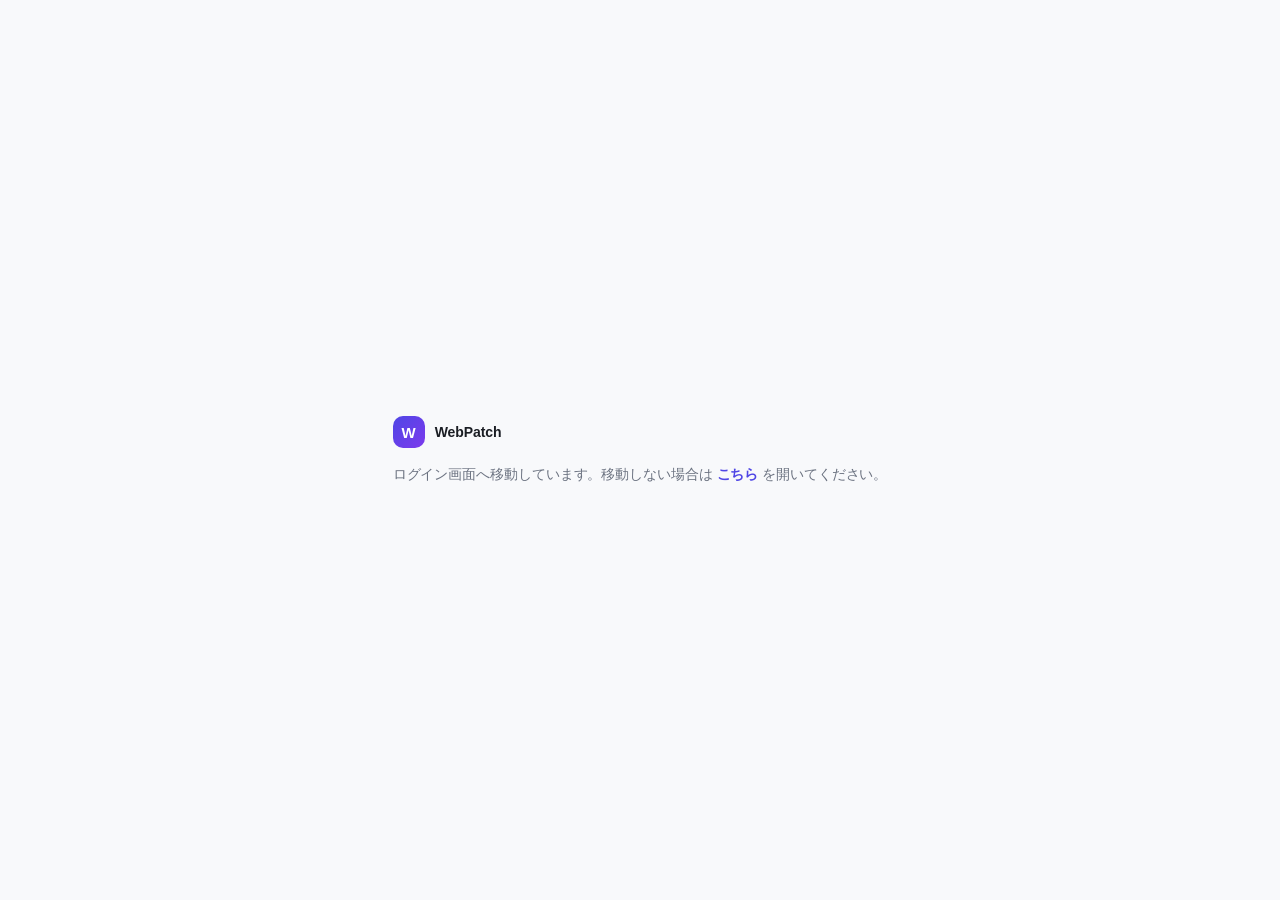
<file: index.html>
<!doctype html>
<html lang="ja">
  <head>
    <meta charset="utf-8">
    <meta name="viewport" content="width=device-width, initial-scale=1">
    <meta http-equiv="refresh" content="0; url=login.php">
    <title>WebPatch</title>
    <link rel="stylesheet" href="styles.css">
  </head>
  <body>
    <main class="redirect-page">
      <a class="brand" href="login.php" aria-label="WebPatch ホーム">
        <span class="brand-mark" aria-hidden="true">W</span>
        <span>WebPatch</span>
      </a>
      <p>ログイン画面へ移動しています。移動しない場合は <a href="login.php">こちら</a> を開いてください。</p>
    </main>
  </body>
</html>
</file>
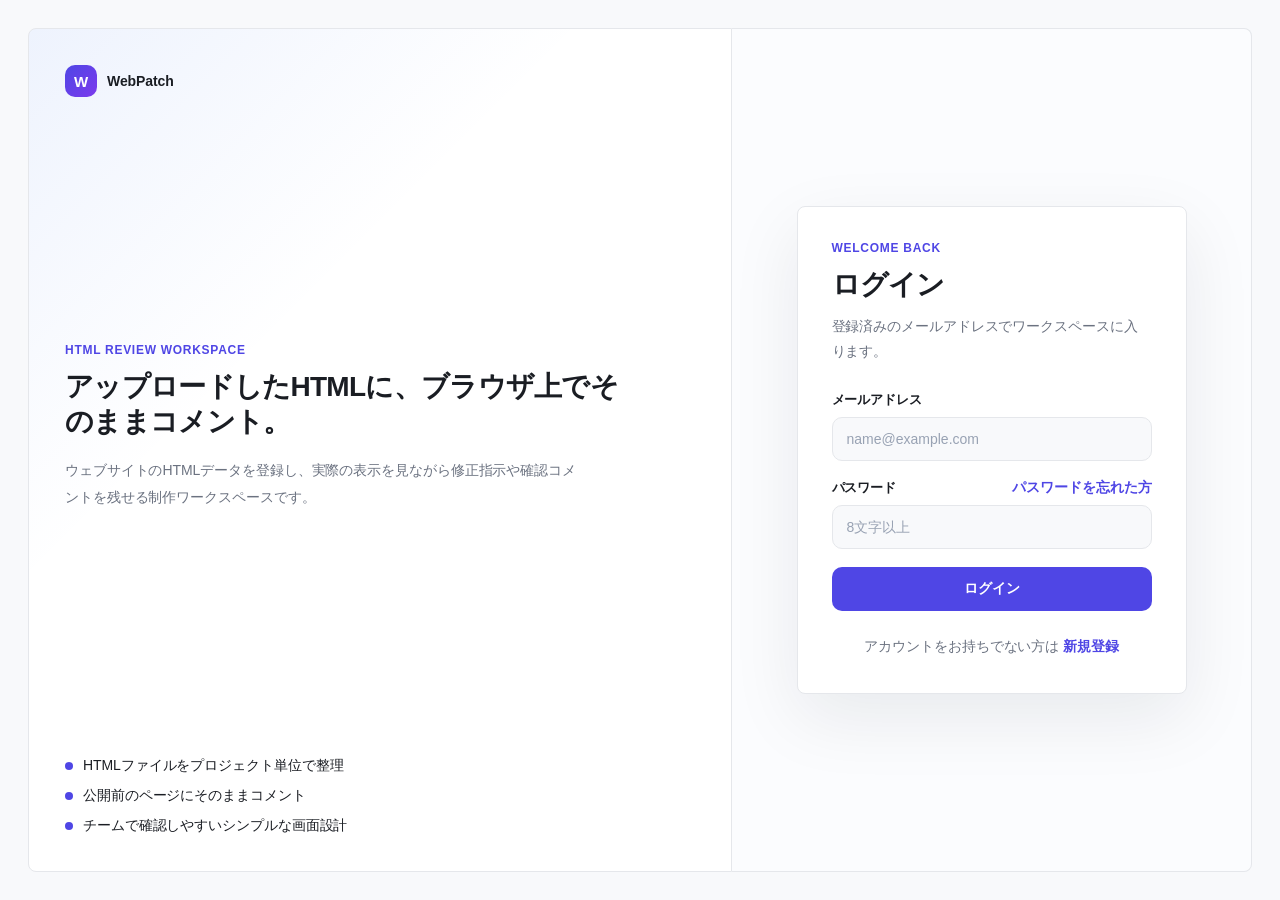
<file: login.html>
<!doctype html>
<html lang="ja">
  <head>
    <meta charset="utf-8">
    <meta name="viewport" content="width=device-width, initial-scale=1">
    <title>ログイン | WebPatch</title>
    <link rel="stylesheet" href="styles.css">
  </head>
  <body>
    <main class="auth-shell">
      <section class="product-panel" aria-labelledby="product-title">
        <a class="brand" href="login.php" aria-label="WebPatch ホーム">
          <span class="brand-mark" aria-hidden="true">W</span>
          <span>WebPatch</span>
        </a>

        <div class="product-copy">
          <p class="eyebrow">HTML review workspace</p>
          <h1 id="product-title">アップロードしたHTMLに、ブラウザ上でそのままコメント。</h1>
          <p class="lead">
            ウェブサイトのHTMLデータを登録し、実際の表示を見ながら修正指示や確認コメントを残せる制作ワークスペースです。
          </p>
        </div>

        <div class="feature-list" aria-label="主な特徴">
          <div class="feature-item">
            <span class="feature-dot" aria-hidden="true"></span>
            <span>HTMLファイルをプロジェクト単位で整理</span>
          </div>
          <div class="feature-item">
            <span class="feature-dot" aria-hidden="true"></span>
            <span>公開前のページにそのままコメント</span>
          </div>
          <div class="feature-item">
            <span class="feature-dot" aria-hidden="true"></span>
            <span>チームで確認しやすいシンプルな画面設計</span>
          </div>
        </div>
      </section>

      <section class="form-panel" aria-labelledby="form-title">
        <div class="form-card">
          <div class="form-header">
            <p class="eyebrow">Welcome back</p>
            <h2 id="form-title">ログイン</h2>
            <p>登録済みのメールアドレスでワークスペースに入ります。</p>
          </div>

          <form class="auth-form" action="login.php" method="post" novalidate>
            <div class="field">
              <label for="email">メールアドレス</label>
              <input id="email" name="email" type="email" autocomplete="email" placeholder="name@example.com" required>
              <p class="field-error" aria-live="polite">有効なメールアドレスを入力してください。</p>
            </div>

            <div class="field">
              <div class="label-row">
                <label for="password">パスワード</label>
                <a href="reset-password.php">パスワードを忘れた方</a>
              </div>
              <input id="password" name="password" type="password" autocomplete="current-password" placeholder="8文字以上" required>
              <p class="field-error" aria-live="polite">パスワードを入力してください。</p>
            </div>

            <button class="primary-button" type="submit">ログイン</button>
          </form>

          <p class="form-switch">
            アカウントをお持ちでない方は <a href="signup.php">新規登録</a>
          </p>
        </div>
      </section>
    </main>
  </body>
</html>
</file>
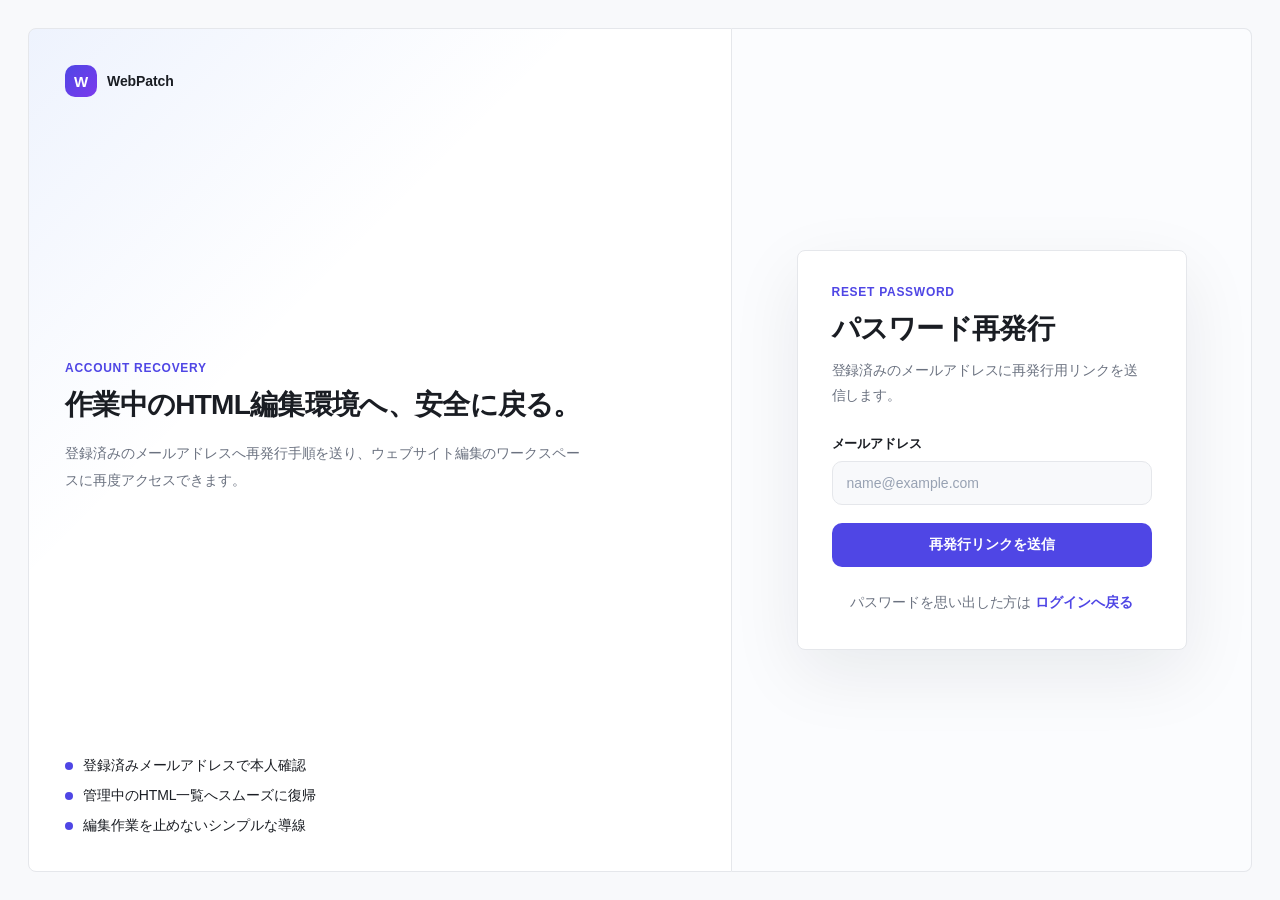
<file: reset-password.html>
<!doctype html>
<html lang="ja">
  <head>
    <meta charset="utf-8">
    <meta name="viewport" content="width=device-width, initial-scale=1">
    <title>パスワード再発行 | WebPatch</title>
    <link rel="stylesheet" href="styles.css">
  </head>
  <body>
    <main class="auth-shell">
      <section class="product-panel" aria-labelledby="product-title">
        <a class="brand" href="login.php" aria-label="WebPatch ホーム">
          <span class="brand-mark" aria-hidden="true">W</span>
          <span>WebPatch</span>
        </a>

        <div class="product-copy">
          <p class="eyebrow">Account recovery</p>
          <h1 id="product-title">作業中のHTML編集環境へ、安全に戻る。</h1>
          <p class="lead">
            登録済みのメールアドレスへ再発行手順を送り、ウェブサイト編集のワークスペースに再度アクセスできます。
          </p>
        </div>

        <div class="feature-list" aria-label="主な特徴">
          <div class="feature-item">
            <span class="feature-dot" aria-hidden="true"></span>
            <span>登録済みメールアドレスで本人確認</span>
          </div>
          <div class="feature-item">
            <span class="feature-dot" aria-hidden="true"></span>
            <span>管理中のHTML一覧へスムーズに復帰</span>
          </div>
          <div class="feature-item">
            <span class="feature-dot" aria-hidden="true"></span>
            <span>編集作業を止めないシンプルな導線</span>
          </div>
        </div>
      </section>

      <section class="form-panel" aria-labelledby="form-title">
        <div class="form-card">
          <div class="form-header">
            <p class="eyebrow">Reset password</p>
            <h2 id="form-title">パスワード再発行</h2>
            <p>登録済みのメールアドレスに再発行用リンクを送信します。</p>
          </div>

          <form class="auth-form" action="reset-password.php" method="post" novalidate>
            <div class="field">
              <label for="email">メールアドレス</label>
              <input id="email" name="email" type="email" autocomplete="email" placeholder="name@example.com" required>
              <p class="field-error" aria-live="polite">有効なメールアドレスを入力してください。</p>
            </div>

            <button class="primary-button" type="submit">再発行リンクを送信</button>
          </form>

          <p class="form-switch">
            パスワードを思い出した方は <a href="login.php">ログインへ戻る</a>
          </p>
        </div>
      </section>
    </main>
  </body>
</html>
</file>
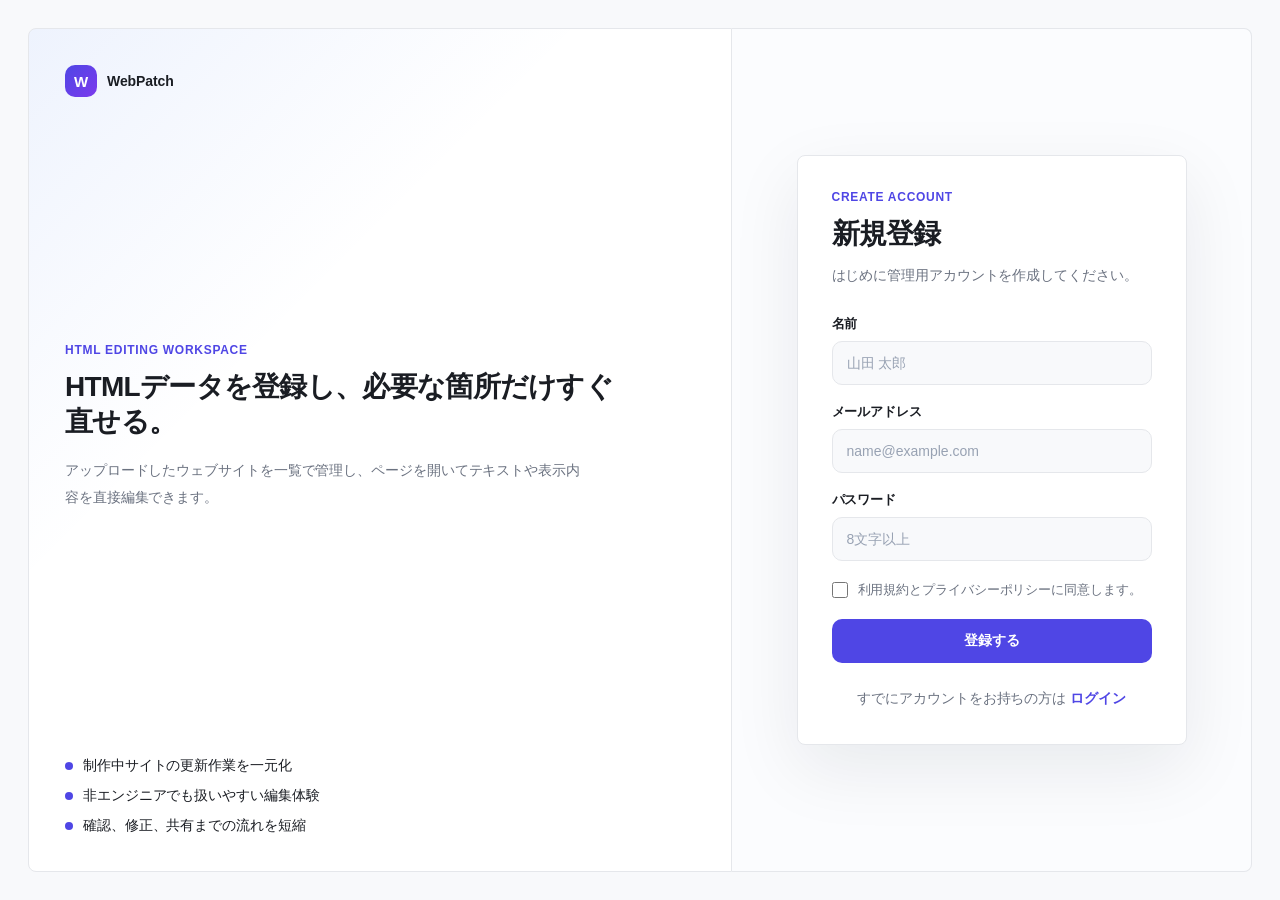
<file: signup.html>
<!doctype html>
<html lang="ja">
  <head>
    <meta charset="utf-8">
    <meta name="viewport" content="width=device-width, initial-scale=1">
    <title>新規登録 | WebPatch</title>
    <link rel="stylesheet" href="styles.css">
  </head>
  <body>
    <main class="auth-shell">
      <section class="product-panel" aria-labelledby="product-title">
        <a class="brand" href="login.php" aria-label="WebPatch ホーム">
          <span class="brand-mark" aria-hidden="true">W</span>
          <span>WebPatch</span>
        </a>

        <div class="product-copy">
          <p class="eyebrow">HTML editing workspace</p>
          <h1 id="product-title">HTMLデータを登録し、必要な箇所だけすぐ直せる。</h1>
          <p class="lead">
            アップロードしたウェブサイトを一覧で管理し、ページを開いてテキストや表示内容を直接編集できます。
          </p>
        </div>

        <div class="feature-list" aria-label="主な特徴">
          <div class="feature-item">
            <span class="feature-dot" aria-hidden="true"></span>
            <span>制作中サイトの更新作業を一元化</span>
          </div>
          <div class="feature-item">
            <span class="feature-dot" aria-hidden="true"></span>
            <span>非エンジニアでも扱いやすい編集体験</span>
          </div>
          <div class="feature-item">
            <span class="feature-dot" aria-hidden="true"></span>
            <span>確認、修正、共有までの流れを短縮</span>
          </div>
        </div>
      </section>

      <section class="form-panel" aria-labelledby="form-title">
        <div class="form-card">
          <div class="form-header">
            <p class="eyebrow">Create account</p>
            <h2 id="form-title">新規登録</h2>
            <p>はじめに管理用アカウントを作成してください。</p>
          </div>

          <form class="auth-form" action="signup.php" method="post" novalidate>
            <div class="field">
              <label for="name">名前</label>
              <input id="name" name="name" type="text" autocomplete="name" placeholder="山田 太郎" required>
              <p class="field-error" aria-live="polite">名前を入力してください。</p>
            </div>

            <div class="field">
              <label for="email">メールアドレス</label>
              <input id="email" name="email" type="email" autocomplete="email" placeholder="name@example.com" required>
              <p class="field-error" aria-live="polite">有効なメールアドレスを入力してください。</p>
            </div>

            <div class="field">
              <label for="password">パスワード</label>
              <input id="password" name="password" type="password" autocomplete="new-password" placeholder="8文字以上" required minlength="8">
              <p class="field-error" aria-live="polite">8文字以上のパスワードを入力してください。</p>
            </div>

            <label class="checkbox-field" for="terms">
              <input id="terms" name="terms" type="checkbox" required>
              <span>利用規約とプライバシーポリシーに同意します。</span>
            </label>

            <button class="primary-button" type="submit">登録する</button>
          </form>

          <p class="form-switch">
            すでにアカウントをお持ちの方は <a href="login.php">ログイン</a>
          </p>
        </div>
      </section>
    </main>
  </body>
</html>
</file>
<file: styles.css>
:root {
  --bg: #f8f9fb;
  --surface: #ffffff;
  --text: #1a1d23;
  --muted: #6b7280;
  --line: #e5e7eb;
  --line-strong: #b8c0cc;
  --accent: #4f46e5;
  --accent-hover: #4338ca;
  --accent-soft: #eef2ff;
  --error: #c2410c;
  --shadow: 0 24px 70px rgba(18, 25, 38, 0.08);
  --shadow-sm: 0 1px 3px rgba(0, 0, 0, 0.04), 0 1px 2px rgba(0, 0, 0, 0.06);
  --shadow-md: 0 4px 16px rgba(0, 0, 0, 0.06), 0 1px 3px rgba(0, 0, 0, 0.04);
  --shadow-lg: 0 10px 40px rgba(0, 0, 0, 0.08), 0 2px 6px rgba(0, 0, 0, 0.04);
  --radius: 12px;
  --radius-lg: 16px;
  --transition: 200ms cubic-bezier(0.4, 0, 0.2, 1);
}

* {
  box-sizing: border-box;
}

html {
  min-height: 100%;
  background: var(--bg);
  color: var(--text);
  font-family: "Inter", -apple-system, BlinkMacSystemFont, "Segoe UI", "Hiragino Sans", "Hiragino Kaku Gothic ProN", sans-serif;
  font-size: 14px;
  font-weight: 400;
  letter-spacing: -0.006em;
  -webkit-font-smoothing: antialiased;
  -moz-osx-font-smoothing: grayscale;
}

body {
  min-height: 100vh;
  margin: 0;
  font-size: 14px;
  font-weight: 400;
}

body.modal-open {
  overflow: hidden;
}

a {
  color: var(--accent);
  font-weight: 600;
  text-decoration: none;
}

a:hover {
  color: var(--accent-hover);
  text-decoration: underline;
}

a:focus-visible,
button:focus-visible,
input:focus-visible {
  outline: 3px solid rgba(37, 99, 235, 0.22);
  outline-offset: 3px;
}

.auth-shell {
  display: grid;
  grid-template-columns: minmax(0, 1fr) minmax(420px, 520px);
  min-height: 100vh;
  padding: 28px;
}

.product-panel,
.form-panel {
  min-width: 0;
}

.product-panel {
  display: flex;
  flex-direction: column;
  justify-content: space-between;
  gap: 48px;
  padding: 36px;
  border: 1px solid var(--line);
  border-radius: 8px 0 0 8px;
  background:
    linear-gradient(135deg, rgba(37, 99, 235, 0.08), transparent 36%),
    var(--surface);
}

.brand {
  display: inline-flex;
  align-items: center;
  width: fit-content;
  gap: 10px;
  color: var(--text);
  font-weight: 600;
}

.brand:hover {
  color: var(--text);
  text-decoration: none;
}

.brand-mark {
  display: grid;
  width: 32px;
  height: 32px;
  place-items: center;
  border-radius: 10px;
  background: linear-gradient(135deg, var(--accent), #7c3aed);
  color: var(--surface);
  font-weight: 700;
  font-size: 15px;
}

.product-copy {
  max-width: 560px;
}

.eyebrow {
  margin: 0 0 12px;
  color: var(--accent);
  font-size: 12px;
  font-weight: 600;
  letter-spacing: 0.06em;
  text-transform: uppercase;
}

h1,
h2 {
  margin: 0;
  color: var(--text);
  font-size: 28px;
  font-weight: 700;
  line-height: 1.25;
  letter-spacing: -0.025em;
}

.lead {
  max-width: 520px;
  margin: 18px 0 0;
  color: var(--muted);
  font-size: 14px;
  font-weight: 400;
  line-height: 1.9;
}

.feature-list {
  display: grid;
  gap: 12px;
  max-width: 520px;
}

.feature-item {
  display: flex;
  align-items: center;
  gap: 10px;
  color: var(--text);
  font-size: 14px;
  font-weight: 400;
}

.feature-dot {
  width: 8px;
  height: 8px;
  flex: 0 0 auto;
  border-radius: 50%;
  background: var(--accent);
}

.form-panel {
  display: grid;
  place-items: center;
  padding: 36px;
  border: 1px solid var(--line);
  border-left: 0;
  border-radius: 0 8px 8px 0;
  background: #fbfcfe;
}

.form-card {
  width: 100%;
  max-width: 390px;
  padding: 34px;
  border: 1px solid var(--line);
  border-radius: 8px;
  background: var(--surface);
  box-shadow: var(--shadow);
}

.form-header {
  margin-bottom: 28px;
}

.form-header p:not(.eyebrow) {
  margin: 12px 0 0;
  color: var(--muted);
  font-size: 14px;
  font-weight: 400;
  line-height: 1.75;
}

.auth-form {
  display: grid;
  gap: 18px;
}

.field {
  display: grid;
  gap: 8px;
}

.field-hint {
  color: var(--muted);
  font-size: 12px;
  font-weight: 400;
  line-height: 1.5;
}

label,
.label-row {
  color: var(--text);
  font-size: 13px;
  font-weight: 600;
}

.label-row {
  display: flex;
  align-items: center;
  justify-content: space-between;
  gap: 14px;
}

.label-row a {
  flex: 0 0 auto;
  font-size: 14px;
}

input[type="email"],
input[type="password"],
input[type="text"],
input[type="file"],
input[type="url"],
select,
textarea {
  width: 100%;
  min-height: 44px;
  border: 1px solid var(--line);
  border-radius: 10px;
  background: var(--bg);
  color: var(--text);
  font: inherit;
  font-size: 14px;
  font-weight: 400;
  padding: 0 14px;
  transition: all var(--transition);
}

input[type="email"]:focus,
input[type="password"]:focus,
input[type="text"]:focus,
input[type="url"]:focus,
select:focus,
textarea:focus {
  background: var(--surface);
}

textarea {
  min-height: 88px;
  padding-top: 11px;
  resize: vertical;
}

input::placeholder {
  color: #98a2b3;
  font-weight: 400;
}

input:hover,
select:hover,
textarea:hover {
  border-color: var(--line-strong);
}

input:focus,
select:focus,
textarea:focus {
  border-color: var(--accent);
  box-shadow: 0 0 0 4px rgba(37, 99, 235, 0.08);
}

.field-error {
  display: none;
  margin: 0;
  color: var(--error);
  font-size: 14px;
  font-weight: 400;
  line-height: 1.5;
}

.field.is-error input,
.auth-form.was-validated input:invalid {
  border-color: var(--error);
}

.field.is-error .field-error,
.auth-form.was-validated input:invalid + .field-error {
  display: block;
}

.checkbox-field {
  display: flex;
  align-items: flex-start;
  gap: 10px;
  color: var(--muted);
  font-weight: 400;
  line-height: 1.65;
}

.checkbox-field input {
  width: 16px;
  height: 16px;
  margin: 3px 0 0;
  accent-color: var(--accent);
}

.primary-button {
  display: inline-flex;
  align-items: center;
  justify-content: center;
  min-height: 44px;
  width: 100%;
  border: 0;
  border-radius: 10px;
  background: var(--accent);
  color: var(--surface);
  cursor: pointer;
  font: inherit;
  font-size: 14px;
  font-weight: 600;
  padding: 0 20px;
  transition: all var(--transition);
}

.primary-button:hover {
  background: var(--accent-hover);
  box-shadow: 0 2px 8px rgba(79, 70, 229, 0.25);
}

.primary-button:active {
  transform: translateY(1px);
  box-shadow: none;
}

.secondary-button {
  display: inline-flex;
  align-items: center;
  justify-content: center;
  min-height: 40px;
  width: 100%;
  border: 1px solid var(--accent);
  border-radius: 8px;
  background: var(--accent);
  color: var(--surface);
  cursor: pointer;
  font: inherit;
  font-size: 14px;
  font-weight: 600;
  padding: 0 14px;
}

.secondary-button:hover {
  background: var(--accent-hover);
  border-color: var(--accent-hover);
}

.form-switch {
  margin: 24px 0 0;
  color: var(--muted);
  font-size: 14px;
  font-weight: 400;
  line-height: 1.7;
  text-align: center;
}

.notice {
  margin: 0 0 18px;
  border: 1px solid rgba(79, 70, 229, 0.15);
  border-radius: var(--radius);
  background: var(--accent-soft);
  color: var(--text);
  font-size: 13px;
  font-weight: 400;
  line-height: 1.65;
  padding: 12px 16px;
}

.notice.error {
  border-color: rgba(194, 65, 12, 0.15);
  background: #fff7ed;
  color: var(--error);
}

.notice.success {
  border-color: rgba(79, 70, 229, 0.15);
  background: var(--accent-soft);
}

.toast {
  position: fixed;
  z-index: 30;
  right: 24px;
  bottom: 24px;
  max-width: min(360px, calc(100vw - 40px));
  border: 1px solid var(--line);
  border-radius: var(--radius);
  background: var(--surface);
  box-shadow: var(--shadow-lg);
  color: var(--text);
  font-size: 13px;
  font-weight: 600;
  line-height: 1.6;
  opacity: 0;
  padding: 14px 18px;
  pointer-events: none;
  transform: translateY(10px);
  transition: opacity var(--transition), transform var(--transition);
}

.toast.show,
.toast.visible {
  opacity: 1;
  transform: translateY(0);
}

.toast[data-state="success"],
.toast.success {
  border-color: #bfdbfe;
  color: var(--accent);
}

.toast[data-state="error"],
.toast.error {
  border-color: #fed7aa;
  color: var(--error);
}

.modal-backdrop {
  position: fixed;
  z-index: 20;
  inset: 0;
  display: grid;
  place-items: center;
  background: rgba(18, 25, 38, 0.42);
  padding: 20px;
}

.modal-backdrop[hidden] {
  display: none;
}

.comment-modal-backdrop,
.comment-delete-modal-backdrop,
.page-delete-modal-backdrop,
.project-delete-modal-backdrop,
.note-delete-modal-backdrop,
.project-settings-modal-backdrop,
.share-modal-backdrop,
.upload-modal-backdrop {
  position: fixed;
  z-index: 25;
  inset: 0;
  display: grid;
  place-items: center;
  background: rgba(10, 10, 20, 0.5);
  backdrop-filter: blur(4px);
  -webkit-backdrop-filter: blur(4px);
  padding: 20px;
}

.comment-modal-backdrop[hidden],
.comment-delete-modal-backdrop[hidden],
.page-delete-modal-backdrop[hidden],
.project-delete-modal-backdrop[hidden],
.note-delete-modal-backdrop[hidden],
.project-settings-modal-backdrop[hidden],
.share-modal-backdrop[hidden],
.upload-modal-backdrop[hidden] {
  display: none;
}

.comment-modal,
.project-settings-modal,
.share-modal,
.upload-modal {
  display: grid;
  width: min(520px, 100%);
  max-height: min(720px, calc(100vh - 40px));
  gap: 20px;
  overflow: auto;
  border: 1px solid var(--line);
  border-radius: var(--radius-lg);
  background: var(--surface);
  box-shadow: var(--shadow-lg);
  padding: 28px;
}

.comment-modal-header,
.project-settings-modal-header,
.share-modal-header,
.upload-modal-header {
  display: flex;
  align-items: flex-start;
  justify-content: space-between;
  gap: 16px;
}

.comment-modal-actions {
  display: inline-flex;
  align-items: center;
  flex: 0 0 auto;
  gap: 8px;
}

.comment-resolve-button,
.comment-pending-button {
  min-height: 34px;
  border: 1px solid var(--line);
  border-radius: 8px;
  background: var(--surface);
  color: var(--text);
  cursor: pointer;
  font: inherit;
  font-size: 14px;
  font-weight: 600;
  padding: 0 12px;
}

.comment-resolve-button:hover,
.comment-pending-button:hover {
  border-color: var(--accent);
  color: var(--accent);
}

.comment-resolve-button.resolved {
  border-color: #d8dde7;
  background: #f3f5f8;
  color: #667085;
}

.comment-pending-button.pending {
  border-color: rgba(22, 163, 74, .34);
  background: #ecfdf3;
  color: #15803d;
}

.comment-modal h2,
.comment-modal p,
.project-settings-modal h2,
.project-settings-modal h3,
.project-settings-modal p,
.share-modal h2,
.share-modal p,
.upload-modal h2,
.upload-modal p {
  margin: 0;
}

.comment-modal h2,
.project-settings-modal h2,
.share-modal h2,
.upload-modal h2 {
  font-size: 14px;
  font-weight: 600;
}

.project-settings-modal-header h2 {
  font-size: 18px;
  font-weight: 600;
}

.project-settings-section-title {
  margin-top: 10px;
  font-size: 14px;
  font-weight: 600;
}

.project-settings-danger-zone {
  display: grid;
  grid-template-columns: minmax(0, 1fr) auto;
  align-items: center;
  gap: 16px;
  border-top: 1px solid var(--line);
  padding-top: 18px;
}

.project-settings-danger-zone h3 {
  margin: 0 0 6px;
  color: var(--text);
  font-size: 14px;
  font-weight: 600;
}

.project-settings-danger-zone p {
  margin: 0;
  color: var(--muted);
  font-size: 13px;
  font-weight: 400;
  line-height: 1.55;
}

@media (max-width: 640px) {
  .project-settings-danger-zone {
    grid-template-columns: 1fr;
  }
}

.comment-modal-header p:not(.eyebrow),
.project-settings-modal-header p:not(.eyebrow),
.share-modal-header p:not(.eyebrow),
.upload-modal-header p:not(.eyebrow) {
  margin-top: 6px;
  color: var(--muted);
  font-size: 14px;
  font-weight: 400;
  overflow-wrap: anywhere;
}

.comment-thread {
  display: grid;
  gap: 10px;
}

.project-settings-form {
  display: grid;
  gap: 18px;
}

.project-settings-subsection {
  display: grid;
  gap: 6px;
  border-top: 1px solid var(--line);
  padding-top: 18px;
}

.project-settings-subsection p {
  margin: 0;
  color: var(--muted);
  font-size: 13px;
  font-weight: 400;
  line-height: 1.55;
}

.project-settings-inline-actions {
  display: flex;
  align-items: center;
  gap: 12px;
  flex-wrap: wrap;
}

.project-settings-test-result {
  color: var(--muted);
  font-size: 12px;
  font-weight: 600;
  line-height: 1.6;
}

.project-settings-test-result[data-state="success"] {
  color: #047857;
}

.project-settings-test-result[data-state="error"] {
  color: var(--danger);
}

.project-settings-test-result[data-state="pending"] {
  color: var(--accent);
}

.comment-thread.resolved .comment-message {
  border-color: #d8dde7;
  background: #f3f5f8;
}

.comment-thread.resolved .comment-message p,
.comment-thread.resolved .comment-meta {
  color: #7a8494;
}

.comment-message {
  display: grid;
  gap: 6px;
  border: 1px solid var(--line);
  border-radius: 8px;
  background: #fbfcfe;
  padding: 12px;
}

.comment-message.copyable {
  cursor: copy;
}

.comment-message.copyable:hover {
  border-color: var(--accent);
  background: var(--accent-soft);
}

.comment-message p {
  color: var(--text);
  font-size: 14px;
  font-weight: 400;
  line-height: 1.7;
  overflow-wrap: anywhere;
}

.comment-image-gallery {
  display: grid;
  grid-template-columns: repeat(auto-fill, minmax(96px, 1fr));
  gap: 8px;
}

.comment-image-gallery a {
  display: block;
  overflow: hidden;
  border: 1px solid var(--line);
  border-radius: 8px;
  background: #fff;
  aspect-ratio: 4 / 3;
}

.comment-image-gallery img {
  display: block;
  width: 100%;
  height: 100%;
  object-fit: cover;
}

.comment-meta {
  display: flex;
  align-items: center;
  justify-content: space-between;
  gap: 10px;
  color: var(--muted);
  font-size: 14px;
  font-weight: 600;
}

.comment-meta-main {
  display: inline-flex;
  align-items: baseline;
  min-width: 0;
  gap: 6px;
}

.comment-author {
  color: var(--muted);
  font-size: 13px;
  font-weight: 600;
}

.comment-time {
  color: var(--muted);
  font-size: 11px;
  font-weight: 400;
  line-height: 1;
  white-space: nowrap;
}

.comment-message-actions {
  display: inline-flex;
  align-items: center;
  flex: 0 0 auto;
  gap: 10px;
}

.comment-message-action {
  border: 0;
  background: transparent;
  cursor: pointer;
  font: inherit;
  font-size: 14px;
  font-weight: 600;
  padding: 0;
}

.comment-message-action:hover {
  text-decoration: underline;
}

.comment-message-edit-button {
  color: var(--accent);
}

.comment-delete-button {
  color: var(--error);
}

.comment-reply-form {
  display: grid;
  gap: 12px;
}

.confirm-modal {
  display: grid;
  width: min(420px, 100%);
  gap: 18px;
  border: 1px solid var(--line);
  border-radius: 8px;
  background: var(--surface);
  box-shadow: var(--shadow);
  padding: 22px;
}

.confirm-modal-header {
  display: flex;
  align-items: center;
  justify-content: space-between;
  gap: 16px;
}

.confirm-modal h3,
.confirm-modal p {
  margin: 0;
}

.confirm-modal h3 {
  color: var(--text);
  font-size: 14px;
  font-weight: 600;
}

.confirm-modal p {
  color: var(--muted);
  font-size: 14px;
  font-weight: 400;
  line-height: 1.7;
}

.icon-button {
  display: inline-grid;
  width: 32px;
  height: 32px;
  place-items: center;
  border: 1px solid var(--line);
  border-radius: 8px;
  background: var(--bg);
  color: var(--muted);
  cursor: pointer;
  font: inherit;
  font-size: 18px;
  font-weight: 400;
  line-height: 1;
  transition: all var(--transition);
}

.icon-button:hover {
  border-color: var(--line-strong);
  color: var(--text);
  background: var(--surface);
}

.modal-actions {
  display: grid;
  grid-template-columns: 1fr 1fr;
  gap: 10px;
}

.modal-button {
  display: inline-flex;
  align-items: center;
  justify-content: center;
  min-height: 40px;
  border: 1px solid var(--line);
  border-radius: 8px;
  cursor: pointer;
  font: inherit;
  font-size: 14px;
  font-weight: 600;
  padding: 0 14px;
}

.modal-button.secondary {
  background: var(--surface);
  color: var(--text);
}

.modal-button.primary {
  border-color: var(--accent);
  background: var(--accent);
  color: var(--surface);
}

.modal-button.danger {
  border-color: var(--error);
  background: var(--error);
  color: var(--surface);
}

.modal-button.secondary:hover {
  border-color: var(--line-strong);
}

.modal-button.primary:hover {
  border-color: var(--accent-hover);
  background: var(--accent-hover);
}

.modal-button.danger:hover {
  border-color: var(--error);
  background: #b91c1c;
}

.redirect-page {
  display: grid;
  min-height: 100vh;
  place-content: center;
  gap: 18px;
  padding: 28px;
  text-align: center;
}

.redirect-page p {
  margin: 0;
  color: var(--muted);
  font-size: 14px;
  font-weight: 400;
}

.app-shell {
  min-height: 100vh;
  background: var(--bg);
}

.app-header {
  position: sticky;
  top: 0;
  z-index: 35;
  display: flex;
  align-items: center;
  justify-content: space-between;
  flex-wrap: wrap;
  gap: 20px;
  min-height: 64px;
  border-bottom: 1px solid var(--line);
  background: var(--surface);
  padding: 0 32px;
}

.header-left {
  display: inline-flex;
  align-items: center;
  gap: 24px;
  min-width: 0;
}

.header-nav {
  display: inline-flex;
  align-items: center;
  flex-wrap: wrap;
  gap: 16px;
  margin-left: 4px;
  min-width: 0;
}

.header-nav a {
  color: var(--muted);
  font-size: 13px;
  font-weight: 500;
  transition: color var(--transition);
}

.header-nav a:hover {
  color: var(--text);
  text-decoration: none;
}

.header-nav-mobile {
  display: none;
}

.header-menu {
  display: contents;
}

.header-menu-button {
  display: none;
  width: 38px;
  height: 38px;
  align-items: center;
  justify-content: center;
  border: 1px solid var(--line);
  border-radius: 8px;
  background: var(--surface);
  color: var(--text);
  cursor: pointer;
  padding: 0;
}

.header-menu-button span:first-child,
.header-menu-button::before,
.header-menu-button::after {
  display: block;
  width: 16px;
  height: 2px;
  border-radius: 999px;
  background: currentColor;
  content: "";
}

.header-menu-button {
  gap: 4px;
  flex-direction: column;
}

.header-controls {
  display: inline-flex;
  align-items: center;
  flex-wrap: wrap;
  justify-content: flex-end;
  gap: 10px;
  margin-left: auto;
  min-width: 0;
}

.mode-toggle,
.comment-mode-button,
.member-share-button,
.project-settings-button,
.page-delete-button,
.save-button,
.download-button,
.reset-button {
  display: inline-flex;
  align-items: center;
  justify-content: center;
  min-height: 36px;
  border: 1px solid var(--line);
  border-radius: 8px;
  cursor: pointer;
  font: inherit;
  font-size: 14px;
  font-weight: 600;
  gap: 8px;
  padding: 0 14px;
  text-decoration: none;
}

.mode-toggle,
.comment-mode-button,
.member-share-button,
.project-settings-button,
.page-delete-button {
  background: var(--surface);
  color: var(--muted);
}

.mode-toggle.active,
.mode-toggle:hover,
.comment-mode-button.active,
.comment-mode-button:hover,
.member-share-button:hover,
.project-settings-button:hover {
  border-color: var(--accent);
  background: var(--accent-soft);
  color: var(--accent);
}

.page-delete-button:hover {
  border-color: var(--error);
  background: #fef2f2;
  color: var(--error);
}

.header-button-icon {
  display: block;
  flex: 0 0 auto;
  width: 18px;
  height: 18px;
  color: currentColor;
}

.mode-toggle {
  min-width: 108px;
}

.mode-label {
  white-space: nowrap;
}

.save-button {
  border-color: var(--accent);
  background: var(--accent);
  color: var(--surface);
}

.save-button.icon-only {
  width: 36px;
  padding: 0;
}

.project-settings-button.icon-only {
  width: 36px;
  padding: 0;
}

.page-delete-button.icon-only {
  width: 36px;
  padding: 0;
}

.reset-button {
  background: var(--surface);
  color: var(--text);
}

.download-button {
  background: var(--surface);
  color: var(--accent);
}

.reset-button:hover {
  border-color: var(--line-strong);
}

.download-button:hover {
  border-color: var(--accent);
  background: var(--accent-soft);
  color: var(--accent);
  text-decoration: none;
}

.save-button:disabled,
.reset-button:disabled {
  border-color: var(--line);
  background: #eef1f5;
  color: #98a2b3;
  cursor: not-allowed;
}

.save-status {
  min-width: 84px;
  color: var(--muted);
  font-size: 14px;
  font-weight: 400;
}

.save-status[data-state="success"] {
  color: var(--accent);
}

.save-status[data-state="error"] {
  color: var(--error);
}

.user-menu {
  display: flex;
  align-items: center;
  flex: 0 0 auto;
  gap: 16px;
  color: var(--muted);
  font-size: 13px;
  font-weight: 400;
}

.user-menu form {
  margin: 0;
}

.text-button {
  border: 0;
  background: transparent;
  color: var(--accent);
  cursor: pointer;
  font: inherit;
  font-size: 13px;
  font-weight: 600;
  padding: 0;
  transition: color var(--transition);
}

.text-button:hover {
  color: var(--accent-hover);
  text-decoration: underline;
}

.app-main {
  display: grid;
  gap: 28px;
  width: min(960px, calc(100% - 64px));
  margin: 0 auto;
  padding: 40px 0 64px;
}

.app-main.project-main {
  gap: 0;
  width: 100%;
  margin: 0;
  padding: 0;
}

.project-main > .notice {
  margin: 16px 22px 0;
}

.dashboard-summary {
  display: grid;
  gap: 10px;
}

.dashboard-summary-row {
  display: flex;
  align-items: center;
  justify-content: space-between;
  gap: 32px;
  padding: 32px 36px;
  border-radius: var(--radius-lg);
  background: linear-gradient(135deg, #f0f0ff 0%, #faf5ff 50%, #fef3f2 100%);
  border: 1px solid rgba(79, 70, 229, 0.08);
}

.dashboard-summary .eyebrow {
  margin: 0 0 4px;
}

.dashboard-summary h1 {
  font-size: 24px;
  letter-spacing: -0.02em;
}

.dashboard-summary p {
  max-width: 640px;
  margin: 6px 0 0;
  color: var(--muted);
  font-size: 13px;
  font-weight: 400;
  line-height: 1.7;
}

.summary-action {
  width: auto;
  min-width: 120px;
  flex: 0 0 auto;
  border-radius: 10px;
  box-shadow: 0 1px 3px rgba(79, 70, 229, 0.2), 0 4px 12px rgba(79, 70, 229, 0.12);
  transition: all var(--transition);
}

.summary-action:hover {
  box-shadow: 0 2px 6px rgba(79, 70, 229, 0.25), 0 8px 20px rgba(79, 70, 229, 0.18);
  transform: translateY(-1px);
}

.panel {
  border: 1px solid var(--line);
  border-radius: var(--radius-lg);
  background: var(--surface);
  padding: 28px;
  box-shadow: var(--shadow-sm);
}

.panel h2 {
  font-size: 15px;
  font-weight: 600;
  letter-spacing: -0.01em;
}

.panel-title-row {
  display: flex;
  align-items: center;
  justify-content: space-between;
  gap: 16px;
  margin-bottom: 20px;
}

.panel-title-row span {
  color: var(--muted);
  font-size: 12px;
  font-weight: 500;
  background: var(--bg);
  padding: 4px 10px;
  border-radius: 20px;
}

.upload-form {
  display: grid;
  gap: 18px;
  max-width: 520px;
  margin-top: 12px;
}

.basic-auth-fields {
  display: grid;
  grid-template-columns: minmax(0, 1fr) minmax(0, 1fr);
  gap: 12px;
}

.basic-auth-fields .help-text {
  grid-column: 1 / -1;
}

.url-refresh-panel .basic-auth-fields {
  grid-template-columns: 1fr;
}

.register-tabs {
  display: flex;
  gap: 4px;
  background: var(--bg);
  border-radius: 10px;
  padding: 4px;
}

.register-tab {
  min-height: 36px;
  border: 0;
  border-radius: 8px;
  background: transparent;
  color: var(--muted);
  cursor: pointer;
  font: inherit;
  font-size: 13px;
  font-weight: 600;
  padding: 0 16px;
  flex: 1;
  transition: all var(--transition);
}

.register-tab.active {
  background: var(--surface);
  color: var(--text);
  box-shadow: var(--shadow-sm);
}

.register-tab:hover:not(.active) {
  color: var(--text);
}

.register-panel[hidden] {
  display: none;
}

.settings-grid {
  display: grid;
  grid-template-columns: repeat(2, minmax(0, 1fr));
  gap: 22px;
}

.settings-form {
  display: grid;
  gap: 18px;
  max-width: none;
  margin-top: 0;
}

.settings-description {
  margin: 10px 0 0;
  color: var(--muted);
  font-size: 14px;
  font-weight: 400;
  line-height: 1.7;
}

/* ── Account page ── */

.account-header {
  display: flex;
  align-items: center;
  gap: 20px;
  padding: 28px 32px;
  border-radius: var(--radius-lg);
  background: linear-gradient(135deg, #f0f0ff 0%, #faf5ff 50%, #fef3f2 100%);
  border: 1px solid rgba(79, 70, 229, 0.08);
}

.account-header .eyebrow {
  margin: 0 0 4px;
}

.account-header h1 {
  font-size: 22px;
  letter-spacing: -0.02em;
}

.account-header p:not(.eyebrow) {
  margin: 4px 0 0;
  color: var(--muted);
  font-size: 13px;
  font-weight: 400;
  line-height: 1.6;
}

.account-avatar {
  display: grid;
  place-items: center;
  width: 52px;
  height: 52px;
  flex: 0 0 auto;
  border-radius: 14px;
  background: linear-gradient(135deg, var(--accent), #7c3aed);
  color: #fff;
  font-size: 20px;
  font-weight: 700;
  letter-spacing: 0;
  box-shadow: 0 2px 8px rgba(79, 70, 229, 0.25);
}

.account-layout {
  display: grid;
  gap: 20px;
}

.account-section {
  border: 1px solid var(--line);
  border-radius: var(--radius-lg);
  background: var(--surface);
  padding: 28px;
  box-shadow: var(--shadow-sm);
}

.account-section .settings-form {
  margin-top: 0;
}

.account-section-header {
  display: flex;
  align-items: flex-start;
  gap: 14px;
  margin-bottom: 22px;
}

.account-section-header h2 {
  font-size: 15px;
  font-weight: 600;
  letter-spacing: -0.01em;
}

.account-section-desc {
  margin: 3px 0 0;
  color: var(--muted);
  font-size: 12px;
  font-weight: 400;
  line-height: 1.5;
}

.account-section-icon {
  display: grid;
  place-items: center;
  width: 36px;
  height: 36px;
  flex: 0 0 auto;
  border-radius: 10px;
  background: var(--accent-soft);
  color: var(--accent);
}

.account-section-icon-danger {
  background: #fef2f2;
  color: #dc2626;
}

.account-fields-row {
  display: grid;
  grid-template-columns: 1fr 1fr;
  gap: 14px;
}

.account-form-actions {
  display: flex;
  justify-content: flex-end;
  padding-top: 4px;
}

.account-form-actions .primary-button {
  width: auto;
  min-width: 140px;
}

.account-section-subtle {
  background: var(--bg);
  border-color: transparent;
  box-shadow: none;
  padding: 22px 28px;
}

.account-logout-row {
  display: flex;
  align-items: center;
  justify-content: space-between;
  gap: 20px;
}

.account-logout-row .account-section-header {
  margin-bottom: 0;
}

.account-logout-row .settings-form {
  margin-top: 0;
  flex: 0 0 auto;
}

.account-logout-row .secondary-button {
  width: auto;
  min-width: 120px;
  min-height: 38px;
  font-size: 13px;
  border-radius: 10px;
}

.ai-settings-list {
  display: grid;
  gap: 14px;
}

.ai-provider-card {
  border: 1px solid var(--line);
  border-radius: var(--radius);
  background: #fbfcff;
  padding: 18px;
}

.ai-provider-card-highlight {
  margin-bottom: 14px;
  background: #f7f9ff;
  border-color: #cfd9ff;
}

.ai-provider-header {
  display: flex;
  align-items: flex-start;
  justify-content: space-between;
  gap: 16px;
  margin-bottom: 16px;
}

.ai-provider-header h3 {
  margin: 0;
  font-size: 14px;
  font-weight: 600;
  letter-spacing: 0;
}

.ai-provider-header p {
  margin: 4px 0 0;
  color: var(--muted);
  font-size: 12px;
  font-weight: 400;
}

.ai-provider-status {
  display: inline-flex;
  align-items: center;
  min-height: 28px;
  border-radius: 999px;
  background: var(--accent-soft);
  color: var(--accent);
  font-size: 12px;
  font-weight: 600;
  padding: 0 10px;
  white-space: nowrap;
}

.ai-provider-fields {
  display: grid;
  grid-template-columns: 1fr 1.35fr;
  gap: 14px;
}

.ai-clear-field {
  display: inline-flex;
  align-items: center;
  gap: 8px;
  margin-top: 14px;
  color: var(--muted);
  font-size: 13px;
  font-weight: 400;
  cursor: pointer;
}

.ai-clear-field input {
  width: 16px;
  height: 16px;
  accent-color: var(--accent);
}

.ai-provider-actions {
  display: grid;
  align-items: start;
  gap: 8px;
  margin-top: 14px;
}

.ai-test-button {
  min-width: 104px;
  min-height: 36px;
  border-radius: 9px;
  font-size: 13px;
  white-space: nowrap;
}

.ai-test-button:disabled {
  cursor: wait;
  opacity: .62;
}

.ai-test-result {
  min-height: 20px;
  color: var(--muted);
  font-size: 12px;
  font-weight: 600;
  line-height: 1.6;
}

.ai-test-result[data-state="success"] {
  color: #047857;
}

.ai-test-result[data-state="error"] {
  color: var(--danger);
}

.ai-test-result[data-state="pending"] {
  color: var(--accent);
}

.help-text {
  margin: 0;
  color: var(--muted);
  font-size: 12px;
  font-weight: 400;
  line-height: 1.6;
}

.empty-state {
  border: 2px dashed var(--line);
  border-radius: var(--radius);
  color: var(--muted);
  font-size: 14px;
  font-weight: 400;
  padding: 48px 24px;
  text-align: center;
  background: var(--bg);
}

.project-list {
  display: grid;
  gap: 8px;
}

.project-row {
  display: flex;
  align-items: center;
  justify-content: space-between;
  gap: 18px;
  border: 1px solid transparent;
  border-radius: var(--radius);
  color: var(--text);
  padding: 16px 20px;
  text-decoration: none;
  background: var(--bg);
  transition: all var(--transition);
  position: relative;
}

.project-row:hover {
  border-color: rgba(79, 70, 229, 0.15);
  background: var(--accent-soft);
  color: var(--text);
  text-decoration: none;
  box-shadow: 0 2px 8px rgba(79, 70, 229, 0.06);
  transform: translateX(2px);
}

.project-row strong,
.project-row small {
  display: block;
  font-size: 14px;
}

.project-row strong {
  font-weight: 600;
  letter-spacing: -0.01em;
}

.project-row small {
  margin-top: 3px;
  font-size: 12px;
}

.project-row small,
.project-row > span:last-child {
  color: var(--muted);
  font-weight: 400;
}

.project-row > span:last-child {
  font-size: 12px;
  white-space: nowrap;
}

.project-badge {
  display: inline-flex;
  align-items: center;
  min-height: 20px;
  margin-left: 8px;
  border: 0;
  border-radius: 6px;
  background: rgba(79, 70, 229, 0.1);
  color: var(--accent);
  font-size: 11px;
  font-weight: 600;
  padding: 2px 8px;
  vertical-align: middle;
  letter-spacing: 0.01em;
}

.note-main {
  width: 100%;
  max-width: none;
  overflow-x: clip;
  padding: 64px 0 0;
  background: #eef1f5;
}

body:has(.note-main) .app-header {
  position: fixed;
  top: 0;
  right: 0;
  left: 0;
  z-index: 120;
}

body:has(.note-main) {
  overflow-x: hidden;
}

.note-reader-shell {
  display: grid;
  grid-template-columns: minmax(180px, 240px) minmax(0, 1196px);
  align-items: start;
  justify-content: center;
  gap: 24px;
  width: 100%;
  max-width: 1508px;
  margin: 0 auto;
  min-height: calc(100vh - 76px);
  padding: 28px 24px 72px;
}

.note-toc {
  position: sticky;
  top: 90px;
  align-self: start;
  max-height: calc(100vh - 124px);
  overflow: auto;
  border: 1px solid var(--line);
  border-radius: 4px;
  background: var(--surface);
  box-shadow: 0 18px 60px rgba(18, 25, 38, 0.08);
  padding: 16px;
}

.note-toc[hidden] {
  display: none;
}

.note-toc-title {
  margin: 0 0 14px;
  color: var(--text);
  font-size: 13px;
  font-weight: 600;
}

.note-toc-label {
  display: block;
  margin: 16px 0 8px;
  color: var(--muted);
  font-size: 11px;
  font-weight: 600;
  letter-spacing: 0.06em;
  text-transform: uppercase;
}

.note-toc-label:first-of-type {
  margin-top: 0;
}

.note-toc-link {
  display: block;
  border-radius: 7px;
  color: var(--muted);
  font-size: 12px;
  font-weight: 400;
  line-height: 1.45;
  overflow: hidden;
  padding: 7px 8px;
  text-overflow: ellipsis;
  text-decoration: none;
}

.note-toc-link:hover {
  background: var(--accent-soft);
  color: var(--accent);
  text-decoration: none;
}

.note-toc-document {
  color: var(--text);
  font-weight: 600;
}

.note-toc-h1 {
  color: var(--text);
  font-weight: 600;
}

.note-toc-h2 {
  padding-left: 18px;
}

.note-toc-h3 {
  padding-left: 30px;
  font-size: 11px;
}

.note-reader-content {
  grid-column: 2;
  display: grid;
  gap: 14px;
  min-width: 0;
  width: 100%;
}

.note-reader-toolbar {
  display: flex;
  align-items: center;
  justify-content: space-between;
  width: 100%;
  margin: 0 auto;
  color: var(--muted);
  font-size: 12px;
  font-weight: 400;
}

.note-back-link {
  width: auto;
  min-width: 110px;
  min-height: 38px;
}

.note-paper {
  width: 100%;
  min-width: 0;
  min-height: 960px;
  margin: 0 auto;
  border: 1px solid var(--line);
  border-radius: 4px;
  background: var(--surface);
  box-shadow: 0 18px 60px rgba(18, 25, 38, 0.08);
  padding: 72px 84px 96px;
}

.note-paper.editing {
  box-shadow: 0 0 0 3px rgba(79, 70, 229, 0.12), 0 18px 60px rgba(18, 25, 38, 0.08);
}

.note-paper [contenteditable="true"] {
  border-radius: 6px;
  outline: 2px solid transparent;
  outline-offset: 6px;
}

.note-paper [contenteditable="true"]:focus {
  outline-color: rgba(79, 70, 229, 0.3);
}

.note-article-header {
  margin-bottom: 42px;
  padding-bottom: 28px;
  border-bottom: 1px solid var(--line);
}

.note-article-header h1 {
  max-width: 680px;
  font-size: 34px;
  line-height: 1.3;
}

.note-article-header p:not(.eyebrow) {
  margin: 14px 0 0;
  color: var(--muted);
  font-size: 13px;
}

.note-article {
  color: #24272d;
  font-size: 18px;
  font-weight: 400;
  line-height: 2.05;
  min-width: 0;
  overflow-wrap: anywhere;
}

.note-article > *:first-child {
  margin-top: 0;
}

.note-document {
  position: relative;
  min-width: 0;
  padding: 10px 0;
}

.note-document-body {
  min-width: 0;
}

.note-document::after {
  position: absolute;
  top: 0;
  right: -70px;
  bottom: 0;
  width: 82px;
  content: "";
}

.note-document + .note-document {
  margin-top: 36px;
  padding-top: 38px;
  border-top: 1px solid var(--line);
}

.note-document-body > *:first-child {
  margin-top: 0;
}

.note-document-toolbar {
  position: absolute;
  top: var(--note-toolbar-top, 12px);
  right: -58px;
  z-index: 3;
  display: grid;
  gap: 8px;
  opacity: 0;
  pointer-events: none;
  transition: opacity var(--transition), transform var(--transition);
  transform: translateX(4px);
}

.note-document:hover .note-document-toolbar,
.note-document:focus-within .note-document-toolbar {
  opacity: 1;
  pointer-events: auto;
  transform: translateX(0);
}

.note-document-tool-button {
  display: inline-grid;
  width: 38px;
  height: 38px;
  place-items: center;
  border: 1px solid var(--line);
  border-radius: 10px;
  background: var(--surface);
  color: var(--muted);
  cursor: pointer;
  box-shadow: 0 10px 24px rgba(18, 25, 38, 0.1);
  transition: border-color var(--transition), color var(--transition), background var(--transition), transform var(--transition);
}

.note-document-tool-button:hover,
.note-document-tool-button:focus-visible {
  border-color: var(--accent);
  background: var(--accent-soft);
  color: var(--accent);
  outline: none;
  transform: translateY(-1px);
}

.note-document-tool-button.danger:hover,
.note-document-tool-button.danger:focus-visible {
  border-color: var(--error);
  background: #fef2f2;
  color: var(--error);
}

.note-document-tool-icon {
  display: block;
  width: 19px;
  height: 19px;
}

.note-article h1,
.note-article h2,
.note-article h3 {
  position: relative;
  margin: 2.4em 0 1em;
  color: var(--text);
  font-weight: 600;
  line-height: 1.35;
}

.note-article h1:first-child,
.note-article h2:first-child,
.note-article h3:first-child {
  margin-top: 0;
}

.note-article h1 {
  font-size: 32px;
  padding-bottom: 14px;
  border-bottom: 1px solid var(--line);
}

.note-article h2 {
  display: flex;
  align-items: center;
  gap: 12px;
  font-size: 26px;
  padding-top: 6px;
}

.note-article h2::before {
  display: block;
  width: 4px;
  height: 1.25em;
  flex: 0 0 auto;
  border-radius: 999px;
  background: var(--accent);
  content: "";
}

.note-article h3 {
  font-size: 21px;
  padding-left: 14px;
}

.note-article h3::before {
  position: absolute;
  top: 0.62em;
  left: 0;
  width: 6px;
  height: 6px;
  border-radius: 999px;
  background: var(--accent);
  content: "";
}

.note-article p,
.note-article ul,
.note-article blockquote,
.note-article pre,
.note-article hr,
.note-table-wrap {
  margin: 0 0 1.35em;
}

.note-article ul {
  padding-left: 1.5em;
}

.note-article li + li {
  margin-top: 0.45em;
}

.note-article blockquote {
  border-left: 4px solid var(--accent);
  background: var(--accent-soft);
  color: var(--text);
  padding: 14px 18px;
}

.note-article hr {
  height: 1px;
  border: 0;
  background: var(--line);
  margin: 2.6em 0;
}

.note-article code {
  border-radius: 5px;
  background: #f2f4f7;
  color: #111827;
  font-family: ui-monospace, SFMono-Regular, Menlo, Consolas, monospace;
  font-size: 0.92em;
  padding: 2px 5px;
}

.note-article pre {
  overflow-x: auto;
  border: 1px solid var(--line);
  border-radius: 8px;
  background: #111827;
  color: #f9fafb;
  padding: 18px;
}

.note-article pre code {
  background: transparent;
  color: inherit;
  padding: 0;
}

.note-table-wrap {
  max-width: 100%;
  overflow-x: auto;
  border: 1px solid var(--line);
  border-radius: 8px;
  background: #fff;
}

.note-article table {
  width: 100%;
  min-width: 520px;
  border-collapse: collapse;
  font-size: 16px;
  line-height: 1.65;
}

.note-article th,
.note-article td {
  min-width: 160px;
  border-bottom: 1px solid var(--line);
  border-right: 1px solid var(--line);
  padding: 12px 14px;
  vertical-align: top;
}

.note-article th:last-child,
.note-article td:last-child {
  border-right: 0;
}

.note-article tbody tr:last-child td {
  border-bottom: 0;
}

.note-article th {
  background: #f8fafc;
  color: var(--text);
  font-weight: 600;
  text-align: left;
}

.note-append-form {
  display: grid;
  justify-items: center;
  gap: 10px;
  margin-top: 56px;
  padding-top: 28px;
  border-top: 1px solid var(--line);
}

.note-append-button {
  width: auto;
  min-width: 120px;
  min-height: 40px;
}

.project-layout {
  display: grid;
  grid-template-columns: minmax(0, 1fr) 300px;
  height: calc(100vh - 76px);
  width: 100%;
  overflow: hidden;
}

.file-panel,
.preview-panel {
  min-width: 0;
}

.preview-panel {
  background: var(--surface);
  display: grid;
  overflow: auto;
  place-items: stretch;
}

.file-panel {
  border-left: 1px solid var(--line);
  background: #fbfcfe;
  height: calc(100vh - 76px);
  overflow-y: auto;
  padding: 22px;
}

.file-panel-header {
  position: sticky;
  top: -22px;
  z-index: 8;
  margin: -22px -22px 20px;
  border-bottom: 1px solid var(--line);
  background: var(--surface);
  padding: 22px 22px 16px;
}

.viewport-controls {
  display: grid;
  grid-template-columns: repeat(4, 1fr);
  gap: 8px;
  margin-bottom: 20px;
}

.file-panel-header .viewport-controls {
  margin-bottom: 12px;
}

.sidebar-tabs {
  display: grid;
  grid-template-columns: 1fr 1fr;
  gap: 8px;
  margin-bottom: 18px;
}

.file-panel-header .sidebar-tabs {
  margin-bottom: 0;
}

.sidebar-tab {
  min-height: 38px;
  border: 1px solid var(--line);
  border-radius: 8px;
  background: var(--surface);
  color: var(--muted);
  cursor: pointer;
  font: inherit;
  font-size: 14px;
  font-weight: 600;
}

.sidebar-tab:hover,
.sidebar-tab.active {
  border-color: var(--accent);
  background: var(--accent-soft);
  color: var(--accent);
}

.sidebar-tab-panel {
  display: none;
}

.sidebar-tab-panel.active {
  display: block;
}

.viewport-button {
  display: inline-grid;
  min-height: 38px;
  place-items: center;
  border: 1px solid var(--line);
  border-radius: 8px;
  background: var(--surface);
  color: var(--muted);
  cursor: pointer;
  padding: 0;
  text-decoration: none;
}

.viewport-button:hover,
.viewport-button.active {
  border-color: var(--accent);
  background: var(--accent-soft);
  color: var(--accent);
}

.device-icon {
  display: block;
  position: relative;
  border: 2px solid currentColor;
  border-radius: 4px;
}

.desktop-icon {
  width: 22px;
  height: 15px;
}

.desktop-icon::after {
  position: absolute;
  right: 5px;
  bottom: -7px;
  left: 5px;
  height: 5px;
  border-bottom: 2px solid currentColor;
  content: "";
}

.tablet-icon {
  width: 15px;
  height: 22px;
  border-radius: 5px;
}

.mobile-icon {
  width: 12px;
  height: 22px;
  border-radius: 6px;
}

.fullscreen-icon {
  display: block;
  position: relative;
  width: 22px;
  height: 22px;
}

.fullscreen-icon::before,
.fullscreen-icon::after {
  position: absolute;
  inset: 0;
  border: 2px solid currentColor;
  content: "";
}

.fullscreen-icon::before {
  clip-path: polygon(0 0, 42% 0, 42% 2px, 2px 2px, 2px 42%, 0 42%, 0 0, 58% 0, 100% 0, 100% 42%, calc(100% - 2px) 42%, calc(100% - 2px) 2px, 58% 2px);
}

.fullscreen-icon::after {
  clip-path: polygon(0 58%, 2px 58%, 2px calc(100% - 2px), 42% calc(100% - 2px), 42% 100%, 0 100%, 0 58%, 58% calc(100% - 2px), calc(100% - 2px) calc(100% - 2px), calc(100% - 2px) 58%, 100% 58%, 100% 100%, 58% 100%);
}

.sr-only {
  position: absolute;
  width: 1px;
  height: 1px;
  overflow: hidden;
  clip: rect(0, 0, 0, 0);
  white-space: nowrap;
}

.project-summary {
  display: grid;
  gap: 8px;
  margin-bottom: 18px;
}

.page-list-heading {
  display: flex;
  min-height: 36px;
  align-items: center;
  justify-content: space-between;
  gap: 10px;
}

.page-search {
  display: flex;
  width: 36px;
  min-width: 36px;
  height: 36px;
  align-items: center;
  justify-content: flex-end;
  overflow: hidden;
  border: 1px solid transparent;
  border-radius: 8px;
  background: transparent;
  transition: width .2s ease, border-color .2s ease, background-color .2s ease, box-shadow .2s ease;
}

.page-search.open {
  width: min(220px, calc(100% - 64px));
  border-color: var(--line);
  background: var(--surface);
  box-shadow: 0 0 0 3px rgba(37, 99, 235, .08);
}

.page-search-input {
  width: 0;
  min-width: 0;
  height: 34px;
  opacity: 0;
  border: 0;
  outline: 0;
  background: transparent;
  color: var(--text);
  font: inherit;
  font-size: 14px;
  font-weight: 400;
  padding: 0;
  transition: width .2s ease, opacity .15s ease, padding .2s ease;
}

.page-search.open .page-search-input {
  width: 100%;
  opacity: 1;
  padding: 0 2px 0 11px;
}

.page-search-input::placeholder {
  color: var(--muted);
}

.page-search-toggle {
  display: inline-grid;
  width: 34px;
  min-width: 34px;
  height: 34px;
  place-items: center;
  border: 0;
  border-radius: 7px;
  background: transparent;
  color: var(--muted);
  cursor: pointer;
  padding: 0;
}

.page-search-toggle:hover,
.page-search-toggle:focus-visible,
.page-search.open .page-search-toggle {
  background: var(--accent-soft);
  color: var(--accent);
  outline: 0;
}

.page-search-toggle:focus-visible {
  box-shadow: inset 0 0 0 2px var(--accent);
}

.page-search-toggle svg {
  width: 20px;
  height: 20px;
}

.project-summary .eyebrow,
.project-summary h1,
.project-summary p {
  margin: 0;
}

.project-summary h1 {
  font-size: 14px;
  font-weight: 600;
  line-height: 1.5;
  overflow-wrap: anywhere;
}

.project-summary p {
  color: var(--muted);
  font-size: 14px;
  font-weight: 400;
  line-height: 1.6;
  overflow-wrap: anywhere;
}

.active-page-meta {
  display: grid;
  gap: 3px;
}

.active-page-meta strong {
  color: var(--text);
  font-size: 13px;
  font-weight: 600;
  line-height: 1.45;
  overflow-wrap: anywhere;
}

.active-page-meta span {
  color: var(--muted);
  font-size: 12px;
  font-weight: 400;
  line-height: 1.45;
  overflow-wrap: anywhere;
}

.file-list {
  display: grid;
  gap: 8px;
}

.file-list a.page-search-hidden {
  display: none;
}

.page-search-empty {
  margin: 0;
  border: 1px dashed var(--line);
  border-radius: 8px;
  color: var(--muted);
  font-size: 13px;
  font-weight: 400;
  line-height: 1.5;
  padding: 16px 12px;
  text-align: center;
}

.file-list a {
  display: grid;
  gap: 4px;
  overflow-wrap: anywhere;
  border: 1px solid var(--line);
  border-radius: 8px;
  color: var(--text);
  padding: 10px 12px;
}

.file-list.reorderable a {
  cursor: grab;
}

.file-list.reorderable a:active {
  cursor: grabbing;
}

.file-list.reorderable.saving {
  opacity: .72;
}

.file-list a.dragging {
  opacity: .45;
}

.file-list a.drag-before {
  box-shadow: 0 -3px 0 var(--accent);
}

.file-list a.drag-after {
  box-shadow: 0 3px 0 var(--accent);
}

.file-list-title {
  display: flex;
  align-items: center;
  gap: 7px;
  min-width: 0;
  color: var(--text);
  font-size: 14px;
  font-weight: 600;
  line-height: 1.45;
}

.file-list-title span:first-child {
  min-width: 0;
  overflow-wrap: anywhere;
}

.page-comment-dot {
  flex: 0 0 auto;
  display: inline-flex;
  flex-direction: column;
  align-items: center;
  justify-content: center;
  gap: 1px;
  width: 32px;
  min-width: 32px;
  height: 40px;
  padding: 4px;
  border: 1px solid transparent;
  border-radius: 10px;
  font-size: 12px;
  font-weight: 600;
  line-height: 1;
}

.page-comment-dot svg {
  width: 15px;
  height: 15px;
}

.page-comment-dot.attention {
  border-color: rgba(220, 38, 38, .24);
  background: #fef2f2;
  color: #b91c1c;
}

.page-comment-dot.pending {
  border-color: rgba(22, 163, 74, .24);
  background: #f0fdf4;
  color: #15803d;
}

.page-comment-dot.completed {
  border-color: #d7dce5;
  background: #f3f5f8;
  color: #667085;
}

.page-comment-stats {
  display: grid;
  grid-template-columns: repeat(4, minmax(0, 1fr));
  overflow: hidden;
  border: 1px solid var(--line);
  border-radius: 7px;
  background: #f8fafc;
}

.page-comment-dot[hidden],
.page-comment-stats[hidden] {
  display: none;
}

.page-comment-stat {
  display: grid;
  min-width: 0;
  gap: 2px;
  justify-items: center;
  padding: 6px 3px;
}

.page-comment-stat + .page-comment-stat {
  border-left: 1px solid var(--line);
}

.page-comment-stat span,
.page-comment-stat strong {
  display: block;
  font-size: 12px;
  line-height: 1.2;
  text-align: center;
}

.page-comment-stat span {
  color: var(--muted);
  font-weight: 400;
}

.page-comment-stat strong {
  color: var(--text);
  font-weight: 600;
}

.page-comment-stat .page-unread-count.has-value {
  color: #15803d;
}

.file-list-path {
  color: var(--muted);
  font-size: 12px;
  font-weight: 400;
  line-height: 1.45;
}

.file-list a:hover,
.file-list a.active {
  border-color: var(--accent);
  background: var(--accent-soft);
  color: var(--accent);
  text-decoration: none;
}

.file-list a:hover .file-list-title,
.file-list a.active .file-list-title {
  color: var(--accent);
}

.comment-panel,
.url-refresh-panel,
.page-upload-panel,
.site-replace-panel,
.page-actions-panel {
  display: grid;
  gap: 14px;
  margin-top: 22px;
  padding-top: 22px;
  border-top: 1px solid var(--line);
}

.comment-panel {
  margin-top: 0;
  padding-top: 0;
  border-top: 0;
}

.page-actions-panel {
  padding-bottom: 4px;
}

.sidebar-reset-button {
  width: 100%;
}

.comment-panel h2,
.comment-panel p,
.url-refresh-panel h2,
.url-refresh-panel p,
.page-upload-panel h2,
.page-upload-panel p,
.site-replace-panel h2,
.site-replace-panel p {
  margin: 0;
}

.comment-panel h2,
.url-refresh-panel h2,
.page-upload-panel h2,
.site-replace-panel h2 {
  color: var(--text);
  font-size: 14px;
  font-weight: 600;
}

.comment-form,
.url-refresh-form,
.page-upload-form,
.site-replace-form,
.share-form {
  display: grid;
  gap: 12px;
}

.url-refresh-actions {
  display: grid;
  gap: 8px;
}

.url-refresh-actions .secondary-button {
  width: 100%;
}

.comment-list {
  display: grid;
  gap: 8px;
}

.comment-panel-heading {
  display: flex;
  align-items: center;
  justify-content: space-between;
  gap: 12px;
}

.comment-panel-heading h2 {
  margin: 0;
}

.comment-panel-actions {
  display: inline-flex;
  align-items: center;
  gap: 8px;
}

.comment-sheet-button {
  display: inline-flex;
  align-items: center;
  justify-content: center;
  min-height: 32px;
  border: 1px solid var(--line);
  border-radius: 8px;
  background: var(--surface);
  color: var(--accent);
  font-size: 13px;
  font-weight: 600;
  padding: 0 10px;
  text-decoration: none;
  cursor: pointer;
}

.comment-sheet-button:hover,
.comment-sheet-button:focus-visible {
  border-color: var(--accent);
  background: var(--accent-soft);
  outline: none;
}

.comment-sheet-button:disabled {
  cursor: wait;
  opacity: .58;
}

.comment-list-item {
  display: grid;
  gap: 5px;
  position: relative;
  width: 100%;
  border: 1px solid var(--line);
  border-radius: 8px;
  background: var(--surface);
  color: var(--text);
  cursor: pointer;
  font: inherit;
  padding: 10px 44px 34px 12px;
  text-align: left;
}

.comment-list-item:hover {
  border-color: var(--accent);
  background: var(--accent-soft);
}

.comment-list-item.active {
  border-color: var(--accent);
  background: var(--accent-soft);
  box-shadow: 0 0 0 3px rgba(37, 99, 235, .12);
}

.comment-list-item.resolved {
  border-color: #d8dde7;
  background: #f3f5f8;
  color: #7a8494;
}

.comment-list-item.missing-target {
  border-color: #f7c566;
  background: #fff8e8;
}

.comment-list-item.missing-target.active {
  border-color: #f59e0b;
  background: #fff4d6;
  box-shadow: 0 0 0 3px rgba(245, 158, 11, .18);
}

.comment-list-item.confirmation-pending {
  border-color: rgba(22, 163, 74, .36);
}

.comment-list-item.unread-activity {
  border-color: rgba(22, 163, 74, .46);
  background: #f0fdf4;
  box-shadow: inset 4px 0 0 rgba(22, 163, 74, .52);
}

.comment-list-item.unread-activity:hover,
.comment-list-item.unread-activity.active {
  border-color: rgba(22, 163, 74, .62);
  background: #e9fbea;
  box-shadow: 0 0 0 3px rgba(22, 163, 74, .14), inset 4px 0 0 rgba(22, 163, 74, .62);
}

.comment-list-item.resolved strong,
.comment-list-item.resolved small,
.comment-list-item.resolved span {
  color: #7a8494;
}

.comment-list-item.resolved .comment-pending-dot {
  display: none;
}

.comment-list-item strong,
.comment-list-item small,
.comment-list-item span {
  display: block;
  overflow-wrap: anywhere;
  font-size: 14px;
}

.comment-list-item strong {
  display: flex;
  align-items: center;
  gap: 7px;
  font-weight: 600;
}

.comment-new-dot,
.comment-pending-dot {
  flex: 0 0 auto;
  width: 8px;
  height: 8px;
  border-radius: 999px;
}

.comment-new-dot {
  background: #dc2626;
  box-shadow: 0 0 0 3px rgba(220, 38, 38, .13);
}

.comment-pending-dot {
  background: #16a34a;
  box-shadow: 0 0 0 3px rgba(22, 163, 74, .13);
}

.comment-list-item .comment-page-label {
  color: var(--accent);
  font-size: 12px;
  font-weight: 600;
}

.comment-status-label {
  width: fit-content;
  border-radius: 999px;
  background: #e1e5ec;
  color: #667085;
  font-size: 12px;
  font-weight: 600;
  padding: 2px 8px;
}

.comment-list-item small,
.comment-list-item span {
  color: var(--muted);
  font-weight: 400;
}

.comment-list-item .comment-status-label {
  color: #667085;
  font-size: 12px;
  font-weight: 600;
}

.comment-ai-result {
  display: grid;
  gap: 4px;
  margin: 2px 0;
}

.comment-list-item span.comment-ai-status {
  display: inline-flex;
  width: fit-content;
  align-items: center;
  border: 1px solid transparent;
  border-radius: 999px;
  font-size: 12px;
  font-weight: 600;
  line-height: 1.4;
  padding: 2px 8px;
}

.comment-list-item span.comment-ai-status.is-unchecked {
  border-color: #d7dce5;
  background: #f1f5f9;
  color: #64748b;
}

.comment-list-item span.comment-ai-status.is-not-applicable {
  border-color: #cbd5e1;
  background: #f8fafc;
  color: #475569;
}

.comment-list-item span.comment-ai-status.is-reflected {
  border-color: #a7e3bd;
  background: #ecfdf5;
  color: #047857;
}

.comment-list-item span.comment-ai-status.is-not-reflected {
  border-color: #fecaca;
  background: #fef2f2;
  color: #b91c1c;
}

.comment-list-item span.comment-ai-status.is-uncertain {
  border-color: #fed7aa;
  background: #fff7ed;
  color: #b45309;
}

.comment-list-item span.comment-ai-status.is-error {
  border-color: #fecdd3;
  background: #fff1f2;
  color: #be123c;
}

.comment-list-item small.comment-ai-summary {
  display: -webkit-box;
  overflow: hidden;
  color: #667085;
  font-size: 12px;
  font-weight: 400;
  line-height: 1.5;
  -webkit-box-orient: vertical;
  -webkit-line-clamp: 2;
}

.comment-card-actions {
  position: absolute;
  right: 8px;
  bottom: 8px;
  display: inline-flex;
  align-items: center;
  gap: 6px;
}

.comment-card-action-button {
  position: relative;
  display: inline-grid;
  place-items: center;
  width: 28px;
  height: 28px;
  border: 1px solid var(--line);
  border-radius: 7px;
  background: var(--surface);
  color: var(--muted);
  cursor: pointer;
}

.comment-card-action-button.has-replies {
  border-color: #f97316;
  background: #fff7ed;
  color: #ea580c;
}

.comment-card-action-button.has-replies:hover,
.comment-card-action-button.has-replies:focus-visible {
  border-color: #ea580c;
  color: #c2410c;
  box-shadow: 0 0 0 3px rgba(249, 115, 22, .16);
}

.comment-list-item span.comment-card-reply-badge {
  position: absolute;
  top: -7px;
  right: -7px;
  display: inline-flex;
  align-items: center;
  justify-content: center;
  min-width: 18px;
  height: 18px;
  padding: 0 4px;
  border: 2px solid var(--surface);
  border-radius: 999px;
  background: #f97316;
  color: #fff;
  font-size: 12px;
  font-weight: 600;
  line-height: 1;
  white-space: nowrap;
  pointer-events: none;
}

.comment-card-action-button:hover,
.comment-card-action-button:focus-visible {
  border-color: var(--accent);
  color: var(--accent);
  outline: none;
  box-shadow: 0 0 0 3px rgba(37, 99, 235, .12);
}

.comment-card-action-icon {
  display: block;
  width: 17px;
  height: 17px;
  color: currentColor;
}

.comment-client-label {
  display: inline-flex;
  align-items: center;
  width: fit-content;
  max-width: 100%;
  border-radius: 999px;
  background: rgba(37, 99, 235, 0.08);
  color: var(--accent);
  font-size: 12px;
  font-weight: 600;
  line-height: 1.3;
  padding: 4px 8px;
}

.share-empty {
  color: var(--muted);
  font-size: 14px;
  font-weight: 400;
  line-height: 1.6;
}

.share-result {
  display: grid;
  gap: 8px;
  min-height: 0;
  border-radius: 8px;
  font-size: 14px;
  font-weight: 400;
  line-height: 1.6;
}

.share-result:not(:empty) {
  border: 1px solid var(--line);
  background: #fbfcfe;
  padding: 10px 12px;
}

.share-result[data-state="success"]:not(:empty) {
  border-color: rgba(27, 123, 74, 0.26);
  background: rgba(27, 123, 74, 0.08);
  color: var(--success);
}

.share-result[data-state="error"]:not(:empty) {
  border-color: rgba(176, 42, 55, 0.26);
  background: rgba(176, 42, 55, 0.08);
  color: var(--error);
}

.share-result p {
  margin: 0;
}

.share-result a {
  overflow-wrap: anywhere;
  color: inherit;
  font-weight: 600;
}

.share-members {
  display: grid;
  gap: 10px;
  padding-top: 16px;
  border-top: 1px solid var(--line);
}

.public-share-panel {
  display: grid;
  gap: 10px;
  padding-top: 16px;
  border-top: 1px solid var(--line);
}

.public-share-panel h3,
.public-share-panel p,
.share-members h3 {
  margin: 0;
}

.public-share-panel h3,
.share-members h3 {
  color: var(--text);
  font-size: 14px;
  font-weight: 600;
}

.public-share-panel p {
  color: var(--muted);
  font-size: 14px;
  font-weight: 400;
  line-height: 1.6;
}

.public-link-row {
  display: grid;
  grid-template-columns: minmax(0, 1fr) auto;
  gap: 8px;
}

.public-link-row input {
  min-width: 0;
}

.public-link-actions {
  display: flex;
  flex-wrap: wrap;
  gap: 8px;
}

.public-link-actions .secondary-button {
  width: auto;
  min-width: 92px;
  flex: 0 0 auto;
}

.client-link-create-form {
  display: grid;
  gap: 10px;
  margin-bottom: 6px;
}

.client-link-list {
  display: grid;
  gap: 10px;
}

.client-link-card {
  display: grid;
  gap: 12px;
  border: 1px solid var(--line);
  border-radius: 8px;
  background: #fff;
  padding: 10px;
}

.client-link-card-header {
  display: flex;
  align-items: center;
  justify-content: space-between;
  gap: 10px;
}

.client-link-card-header strong {
  min-width: 0;
  overflow-wrap: anywhere;
  color: var(--text);
  font-size: 14px;
  font-weight: 600;
}

.client-link-status {
  flex: 0 0 auto;
  border-radius: 999px;
  background: rgba(27, 123, 74, 0.1);
  color: var(--success);
  font-size: 12px;
  font-weight: 600;
  line-height: 1;
  padding: 5px 8px;
}

.client-link-status.disabled {
  background: #eef1f6;
  color: var(--muted);
}

.client-link-actions {
  display: flex;
  flex-wrap: nowrap;
  gap: 10px;
  align-items: center;
}

.client-link-actions .secondary-button {
  width: auto;
  min-width: 0;
  flex: 0 0 auto;
  padding-inline: 12px;
}

.secondary-button.danger {
  border-color: var(--error);
  background: var(--error);
  color: var(--surface);
}

.secondary-button.danger:hover {
  border-color: var(--error);
  background: #b91c1c;
  color: var(--surface);
}

.member-list {
  display: grid;
  gap: 8px;
}

.member-row {
  display: flex;
  align-items: center;
  justify-content: space-between;
  gap: 12px;
  border: 1px solid var(--line);
  border-radius: 8px;
  background: var(--surface);
  padding: 10px 12px;
}

.member-row strong,
.member-row small {
  display: block;
  overflow-wrap: anywhere;
  font-size: 14px;
}

.member-row strong {
  color: var(--text);
  font-weight: 600;
}

.member-row small {
  color: var(--muted);
  font-weight: 400;
}

.member-role-control {
  flex: 0 0 auto;
}

.member-role-control select {
  width: auto;
  min-width: 132px;
  min-height: 36px;
  font-weight: 600;
}

.site-preview {
  width: 100%;
  height: 100%;
  border: 0;
  border-radius: 0;
  background: var(--surface);
}

.preview-stage {
  width: 100%;
  height: calc(100vh - 76px);
  background: var(--surface);
  transition: width 160ms ease, height 160ms ease;
}

.preview-stage[data-viewport="tablet"],
.preview-stage[data-viewport="mobile"] {
  justify-self: center;
  margin: 18px;
  overflow: hidden;
  border: 1px solid var(--line);
  border-radius: 8px;
  box-shadow: var(--shadow);
}

.preview-stage[data-viewport="tablet"] {
  width: var(--preview-width, min(768px, calc(100% - 36px)));
  height: var(--preview-height, 1024px);
  aspect-ratio: 3 / 4;
}

.preview-stage[data-viewport="mobile"] {
  width: var(--preview-width, min(390px, calc(100% - 36px)));
  height: var(--preview-height, 693px);
  aspect-ratio: 9 / 16;
}

@media (max-width: 1180px) {
  .app-header {
    align-items: flex-start;
    min-height: auto;
    gap: 12px 16px;
    padding: 14px 20px;
  }

  .header-left {
    order: 1;
    gap: 18px;
  }

  .app-header .brand {
    flex: 0 0 auto;
  }

  .header-nav {
    flex: 1 1 auto;
    gap: 12px;
    margin-left: 0;
  }

  .user-menu {
    order: 3;
    margin-left: auto;
  }

  .header-controls {
    order: 4;
    flex: 1 0 100%;
    justify-content: flex-end;
    margin-left: 0;
    overflow-x: auto;
    padding-bottom: 2px;
    scrollbar-width: thin;
  }

.header-controls > * {
  flex: 0 0 auto;
}

.header-control-separator {
  width: 1px;
  height: 28px;
  border-radius: 999px;
  background: var(--line);
}

.save-status {
  min-width: 0;
  }

  .project-layout {
    grid-template-columns: minmax(0, 1fr) minmax(260px, 30vw);
    height: calc(100vh - 126px);
  }

  .file-panel,
  .preview-stage {
    height: calc(100vh - 126px);
  }
}

@media (max-width: 860px) {
  .auth-shell {
    grid-template-columns: 1fr;
    padding: 18px;
  }

  .app-header {
    position: sticky;
    align-items: center;
    flex-wrap: nowrap;
    gap: 12px;
    padding: 14px 18px;
    z-index: 120;
  }

  .header-left {
    order: 1;
    flex: 1 1 auto;
    min-width: 0;
  }

  .header-nav-desktop {
    display: none;
  }

  .header-menu-button {
    display: inline-flex;
    order: 2;
    width: 42px;
    height: 42px;
    flex: 0 0 auto;
    margin-left: auto;
    border-radius: 12px;
    box-shadow: 0 10px 24px rgba(18, 25, 38, 0.08);
  }

  .header-menu {
    position: absolute;
    top: calc(100% + 10px);
    right: 14px;
    left: 14px;
    z-index: 130;
    display: none;
    order: 3;
    width: auto;
    max-height: calc(100vh - 104px);
    flex-direction: column;
    gap: 16px;
    overflow-y: auto;
    border: 1px solid var(--line);
    border-radius: 16px;
    background: rgba(255, 255, 255, 0.98);
    box-shadow: 0 24px 70px rgba(18, 25, 38, 0.16);
    padding: 16px;
    backdrop-filter: blur(14px);
  }

  .header-menu.open {
    display: flex;
  }

  .header-nav-mobile {
    display: flex;
  }

  .header-menu .header-nav {
    order: 1;
    width: 100%;
    flex: 0 0 auto;
    flex-direction: column;
    align-items: stretch;
    gap: 6px;
    margin-left: 0;
    border-bottom: 1px solid var(--line);
    padding-bottom: 12px;
  }

  .header-menu .header-nav a {
    display: flex;
    align-items: center;
    min-height: 42px;
    border-radius: 10px;
    color: var(--text);
    font-size: 15px;
    font-weight: 600;
    padding: 0 12px;
  }

  .header-menu .header-nav a:hover {
    background: var(--accent-soft);
    color: var(--accent);
  }

  .header-menu .user-menu {
    order: 4;
    width: 100%;
    justify-content: space-between;
  }

  .header-menu .header-controls {
    order: 2;
    display: grid;
    grid-template-columns: repeat(2, minmax(0, 1fr));
    align-items: stretch;
    justify-content: stretch;
    gap: 10px;
    width: 100%;
    flex: 0 0 auto;
    margin-left: 0;
    overflow: visible;
    padding-bottom: 0;
  }

  .header-menu .header-controls > * {
    width: 100%;
    min-width: 0;
  }

  .header-menu .header-control-separator {
    display: none;
  }

  .header-menu .save-status {
    grid-column: 1 / -1;
  }

  .header-menu .file-panel {
    order: 3;
    width: 100%;
    max-height: 58vh;
    border: 1px solid var(--line);
    border-radius: 8px;
    background: #fbfcfe;
    padding: 14px;
  }

  .mode-toggle,
  .comment-mode-button,
  .member-share-button,
  .project-settings-button,
  .page-delete-button,
  .save-button,
  .download-button,
  .reset-button {
    min-height: 34px;
    padding: 0 11px;
  }

  .product-panel {
    gap: 36px;
    padding: 28px;
    border-radius: 8px 8px 0 0;
  }

  .form-panel {
    padding: 28px;
    border-top: 0;
    border-left: 1px solid var(--line);
    border-radius: 0 0 8px 8px;
  }

  .project-layout {
    grid-template-columns: 1fr;
    height: auto;
    overflow: visible;
  }

  .file-panel {
    border-top: 1px solid var(--line);
    border-left: 0;
    height: auto;
    max-height: 52vh;
    overflow-y: auto;
    padding: 16px;
  }

  .file-panel-header {
    top: 0;
    margin: -16px -16px 14px;
    background: var(--surface);
    padding: 16px 16px 12px;
  }

  .file-panel-header .viewport-controls {
    margin-bottom: 10px;
  }

  .header-menu .file-panel-header {
    margin: -14px -14px 12px;
    padding: 14px 14px 10px;
  }

  .header-menu .file-panel-header .viewport-controls {
    margin-bottom: 10px;
  }

  .file-list {
    grid-template-columns: repeat(auto-fit, minmax(180px, 1fr));
  }

  .site-preview {
    height: 100%;
  }

  .preview-stage {
    width: 100%;
    height: 70vh;
    margin: 0;
    border: 0;
    border-radius: 0;
    box-shadow: none;
  }

  .preview-stage[data-viewport="tablet"],
  .preview-stage[data-viewport="mobile"] {
    width: var(--preview-width);
    height: var(--preview-height);
    margin: 16px auto;
    border: 1px solid var(--line);
    border-radius: 8px;
    box-shadow: var(--shadow);
  }

  .note-main {
    width: 100%;
    padding: 64px 0 0;
  }

  .note-reader-shell {
    grid-template-columns: 1fr;
    max-width: none;
    gap: 14px;
    padding: 18px 16px 48px;
  }

  .note-toc {
    position: static;
    width: 100%;
    max-height: none;
    order: 2;
  }

  .note-reader-content,
  .note-paper {
    grid-column: 1;
    order: 1;
  }

  .note-paper {
    min-height: auto;
    padding: 48px 42px 64px;
    border-radius: 4px;
    box-shadow: 0 12px 34px rgba(18, 25, 38, 0.08);
  }

  .note-document {
    padding-right: 0;
  }

  .note-document::after {
    display: none;
  }

  .note-document-toolbar {
    position: fixed;
    top: var(--note-fixed-toolbar-top, 76px);
    right: max(10px, env(safe-area-inset-right));
    z-index: 80;
    opacity: 0;
    pointer-events: none;
    transform: none;
  }

  .note-document:hover .note-document-toolbar,
  .note-document:focus-within .note-document-toolbar {
    opacity: 0;
    pointer-events: none;
    transform: none;
  }

  .note-document.toolbar-active .note-document-toolbar,
  .note-document.toolbar-active:focus-within .note-document-toolbar {
    opacity: 1;
    pointer-events: auto;
    transform: none;
  }

  .note-article-header {
    margin-bottom: 34px;
    padding-bottom: 24px;
  }

  .note-article-header h1 {
    max-width: none;
    font-size: 31px;
  }

  .note-article {
    font-size: 18px;
    line-height: 2;
  }
}

@media (max-width: 520px) {
  .auth-shell {
    padding: 0;
  }

  .product-panel,
  .form-panel {
    border-right: 0;
    border-left: 0;
    border-radius: 0;
  }

  .product-panel {
    padding: 24px 20px;
  }

  .form-panel {
    padding: 20px;
  }

  .form-card {
    max-width: none;
    padding: 24px 20px;
    box-shadow: none;
  }

  .label-row {
    align-items: flex-start;
    flex-direction: column;
    gap: 6px;
  }

  .project-row,
  .panel-title-row {
    align-items: flex-start;
    flex-direction: column;
  }

  .app-header,
  .project-row,
  .panel-title-row {
    align-items: flex-start;
  }

  .app-header {
    flex-direction: row;
    align-items: center;
    padding: 14px 16px;
  }

  .header-menu {
    right: 10px;
    left: 10px;
    padding: 14px;
  }

  .header-menu .header-nav {
    align-items: stretch;
    flex-direction: column;
    flex-wrap: nowrap;
  }

  .header-menu .header-controls {
    display: grid;
    grid-template-columns: repeat(2, minmax(0, 1fr));
    align-items: stretch;
    flex-direction: unset;
    flex-wrap: unset;
  }

  .header-menu .comment-mode-button,
  .header-menu .member-share-button,
  .header-menu .project-settings-button {
    width: 100%;
    padding: 0 10px;
  }

  .header-menu .comment-mode-button span:last-child,
  .header-menu .member-share-button span:last-child {
    display: inline;
  }

  .header-menu .mode-toggle {
    min-width: 0;
  }

  .header-menu .user-menu {
    align-items: center;
    flex-direction: row;
  }

  .app-main {
    width: calc(100% - 32px);
    padding-top: 24px;
  }

  .note-main {
    width: 100%;
    padding: 64px 0 0;
  }

  .dashboard-summary-row {
    align-items: stretch;
    flex-direction: column;
    padding: 24px;
  }

  .summary-action {
    width: 100%;
  }

  .panel {
    padding: 20px;
    border-radius: var(--radius);
  }

  .note-reader-shell {
    grid-template-columns: 1fr;
    padding: 10px 0 36px;
  }

  .note-toc {
    position: static;
    max-height: none;
    width: 100%;
    order: 2;
  }

  .note-reader-toolbar {
    align-items: stretch;
    flex-direction: column;
    gap: 10px;
  }

  .note-reader-content,
  .note-paper {
    grid-column: 1;
  }

  .note-reader-content {
    order: 1;
    gap: 10px;
  }

  .note-paper {
    order: 1;
    min-height: auto;
    width: 100%;
    max-width: 100%;
    border-right: 0;
    border-left: 0;
    border-radius: 0;
    padding: 32px 22px 46px;
    box-shadow: none;
  }

  .note-article-header h1 {
    font-size: 30px;
    line-height: 1.35;
  }

  .note-article {
    font-size: 18px;
    line-height: 2;
  }

  .note-article h1 {
    font-size: 28px;
  }

  .note-article h2 {
    gap: 10px;
    font-size: 24px;
  }

  .note-article h3 {
    font-size: 20px;
  }

  .settings-grid {
    grid-template-columns: 1fr;
  }

  .site-preview {
    height: 100%;
  }

  .preview-stage {
    height: 68vh;
  }

  .file-panel {
    max-height: 54vh;
    padding: 14px;
  }

  .header-menu .file-panel {
    max-height: 60vh;
  }

  .file-panel-header {
    margin: -14px -14px 12px;
    padding: 14px 14px 10px;
  }

  .file-list {
    grid-template-columns: 1fr;
  }

  .account-header {
    flex-direction: column;
    align-items: flex-start;
    gap: 16px;
    padding: 20px;
    text-align: left;
  }

  .account-avatar {
    width: 44px;
    height: 44px;
    font-size: 17px;
    border-radius: 12px;
  }

  .account-section {
    padding: 20px;
    border-radius: var(--radius);
  }

  .account-section-subtle {
    padding: 18px 20px;
  }

  .account-fields-row {
    grid-template-columns: 1fr;
  }

  .basic-auth-fields {
    grid-template-columns: 1fr;
  }

  .ai-provider-card {
    padding: 16px;
  }

  .ai-provider-header {
    flex-direction: column;
    gap: 10px;
  }

  .ai-provider-fields {
    grid-template-columns: 1fr;
  }

  .ai-provider-actions {
    align-items: stretch;
    flex-direction: column;
  }

  .ai-test-button {
    width: 100%;
  }

  .account-logout-row {
    flex-direction: column;
    align-items: flex-start;
    gap: 16px;
  }

  .account-logout-row .secondary-button {
    width: 100%;
  }

  .account-form-actions .primary-button {
    width: 100%;
  }

  .toast {
    right: 16px;
    bottom: 16px;
    left: 16px;
    max-width: none;
  }
}
</file>
